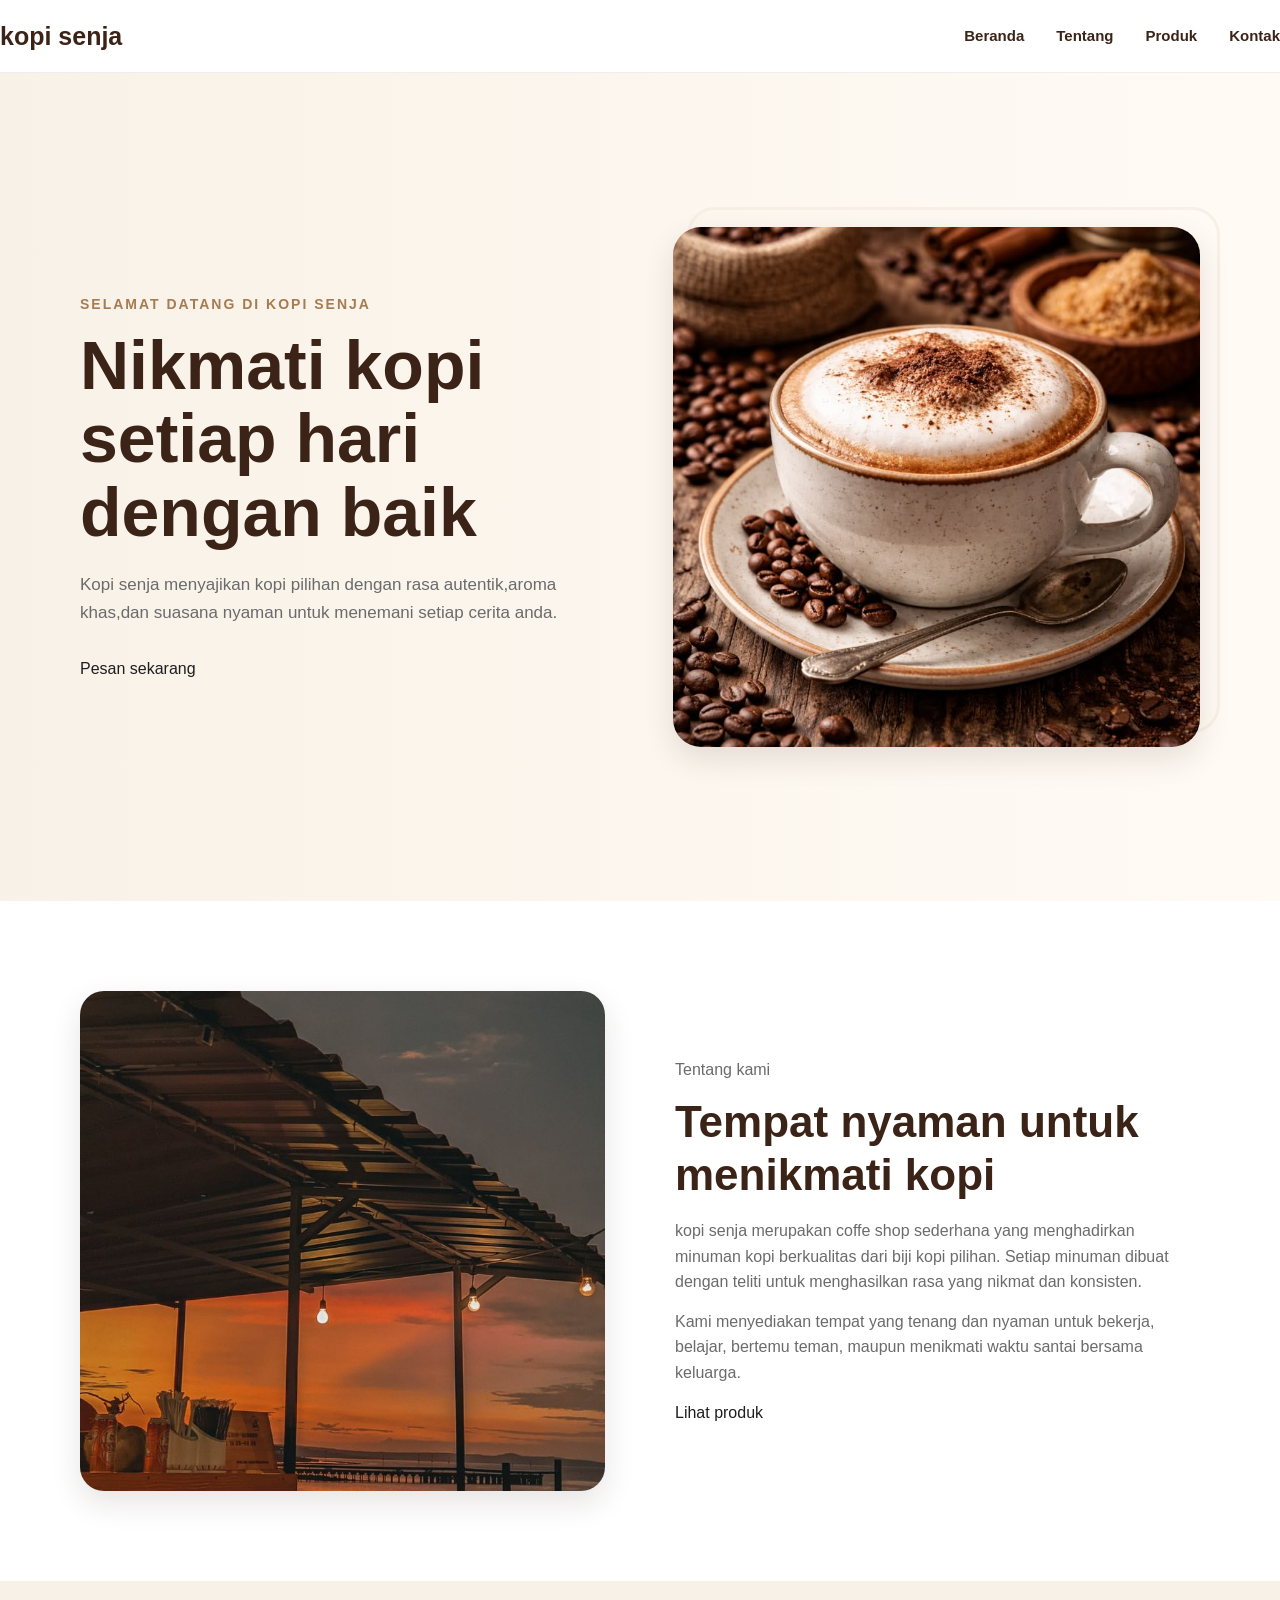
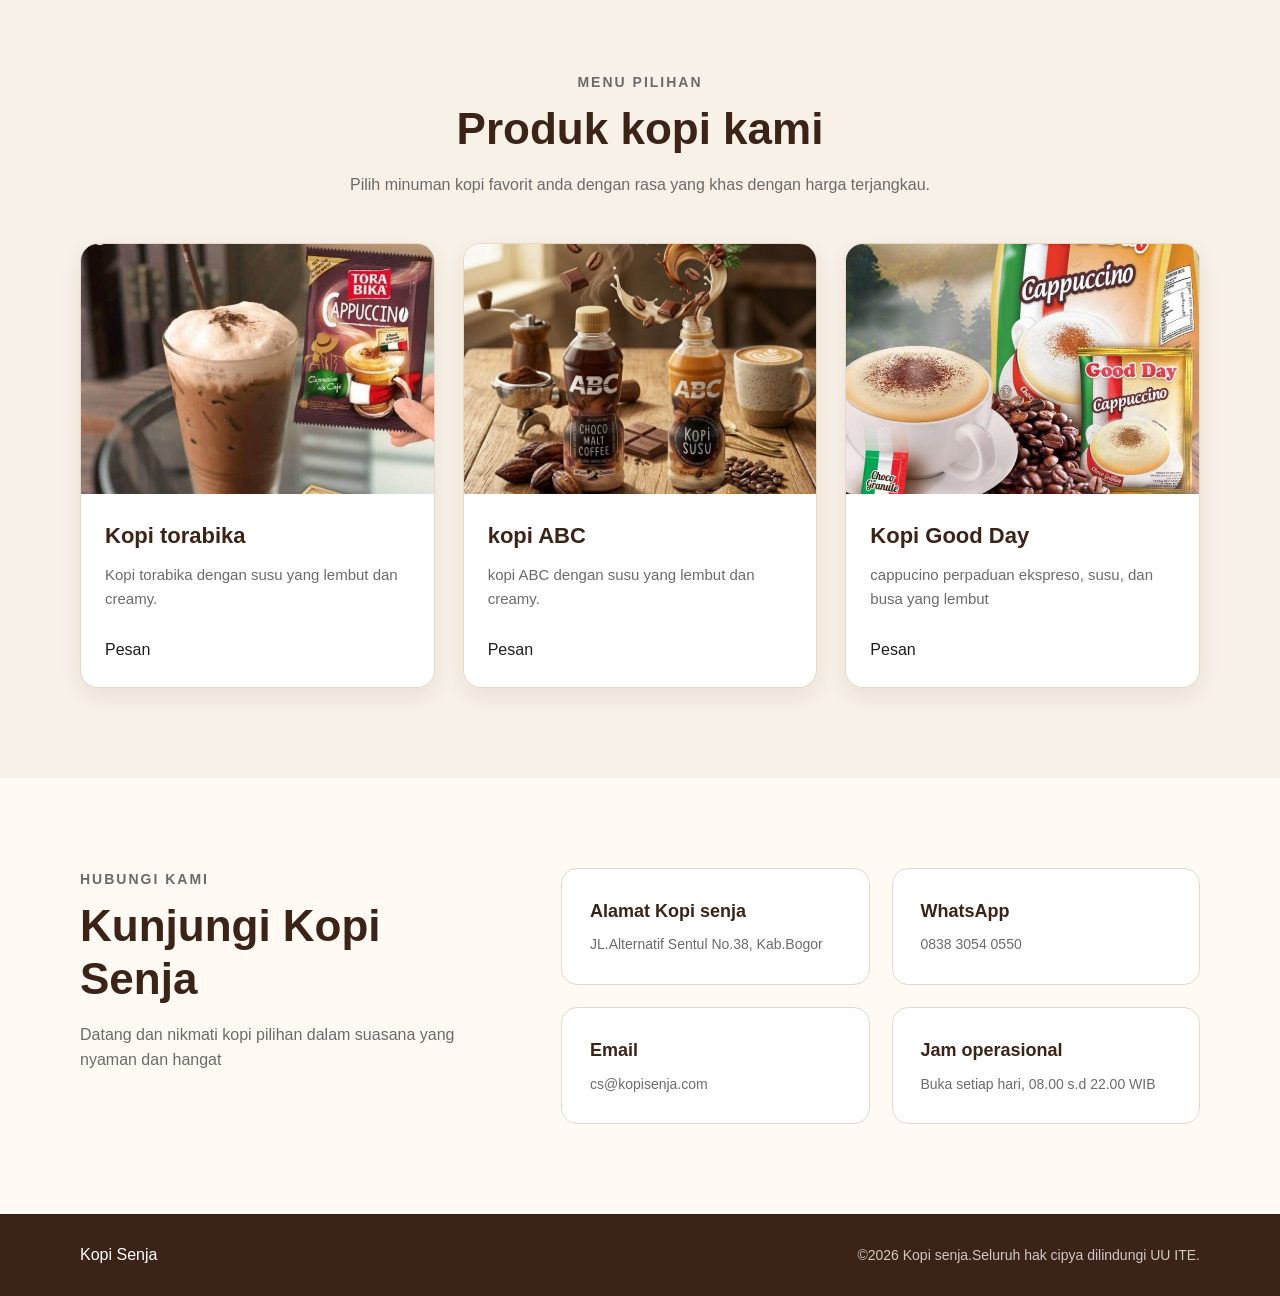
<file: index.html>
<!DOCTYPE html>
<html lang="en">

<head>
    <meta charset="UTF-8">
    <meta name="viewport" content="width=device-width, initial-scale=1.0">
    <meta name="description" content="kopi senja menyediakan,kopi yang berkualitas">
    <title>kopi senja_kartika</title>
    <link rel="stylesheet" href="style.css">
</head>

<body>
    <header class="header">
        <nav class="navbar">
            <a href="#beranda" class="logo">kopi senja</a>
            <ul class="nav-menu">
                <li>
                    <a href="#beranda">Beranda</a>
                </li>
                <li>
                    <a href="#tentang">Tentang</a>
                </li>
                <li>
                    <a href="#produk">Produk</a>
                </li>
                <li>
                    <a href="#kontak">Kontak</a>
                </li>
            </ul>
        </nav>
    </header>

    <main>
        <section class="hero" id="beranda">
            <div class="hero-container container">
                <div class="hero-content">
                    <p class="hero-label">Selamat Datang di kopi senja</p>
                    <h1>Nikmati kopi setiap hari dengan baik</h1>
                    <p class="hero-description">Kopi senja menyajikan kopi pilihan dengan rasa autentik,aroma khas,dan
                        suasana nyaman untuk menemani setiap cerita anda.</p>
                    <a href="https://wa.me/6283830540550">Pesan sekarang</a>
                </div>

                <div class="hero-image">
                    <img src="image/cappuccino ☕.jpg" alt="secangkir kopi di kopi senja">
                </div>
            </div>
        </section>

        <section class="about section" id="tentang">
            <div class="about-container container">
                <div class="about-image">
                    <img src="image/Cafe.jpg" alt="Suasana nyaman di kedai kopi senja">
                </div>
                <div class="about-content">
                    <p>Tentang kami</p>
                    <h2>Tempat nyaman untuk menikmati kopi</h2>
                    <p>kopi senja merupakan coffe shop sederhana yang menghadirkan minuman kopi berkualitas dari biji
                        kopi pilihan. Setiap minuman dibuat dengan teliti untuk menghasilkan rasa yang nikmat dan
                        konsisten.</p>
                    <p>Kami menyediakan tempat yang tenang dan nyaman untuk bekerja, belajar, bertemu teman, maupun
                        menikmati waktu santai bersama keluarga.</p>
                    <a href="#Produk">Lihat produk</a>
                </div>
            </div>
        </section>

        <section class="products section" id="produk">
            <div class="container">
                <div class="section-heading">
                    <p class="section-label">
                        Menu pilihan
                    </p>
                    <h2>Produk kopi kami</h2>
                    <p>Pilih minuman kopi favorit anda dengan rasa yang khas dengan harga terjangkau.</p>
                </div>
                <div class="product-grid">
                    <article class="product-card">
                        <div class="product-image">
                            <img src="image/Torabika Cappuccino 1 Renteng - Kopi Capucino - Minuman Kopi Kekinian.jpg"
                                alt="kopi torabika">
                        </div>
                        <div class="product-content">
                            <h3>Kopi torabika</h3>
                            <p>Kopi torabika dengan susu yang lembut dan creamy.</p>
                            <div class="product-footer">
                                <a href="#">Pesan</a>
                            </div>
                        </div>
                    </article>

                    <article class="product-card">
                        <div class="product-image">
                            <img src="image/ABC Kopi Susu 200 ml - Kenikmatan Kopi dan Susu dalam Setiap Tetes.jpg"
                                alt="kopi ABC">
                        </div>
                        <div class="product-content">
                            <h3>kopi ABC</h3>
                            <p>kopi ABC dengan susu yang lembut dan creamy.</p>
                            <div class="product-footer">
                                <a href="#">Pesan</a>
                            </div>
                        </div>
                    </article>

                    <article class="product-card">
                        <div class="product-image">
                            <img src="image/Nilufar Yasmin (@Nilufar06318060) _ Twitter.jpg" alt="kopi Good Day">
                        </div>
                        <div class="product-content">
                            <h3>Kopi Good Day</h3>
                            <p>cappucino perpaduan ekspreso, susu, dan busa yang lembut</p>
                            <div class="product-footer">
                                <a href="#">Pesan</a>
                            </div>
                        </div>
                    </article>
                </div>
            </div>
        </section>

        <section class="contact section" id="kontak">
            <div class="contact-container container">
                <div class="contact-content">
                    <p class="section-label">
                        Hubungi kami
                    </p>
                    <h2>Kunjungi Kopi Senja</h2>
                    <p>Datang dan nikmati kopi pilihan dalam suasana yang nyaman dan hangat</p>
                </div>

                <div class="contact-grid">
                    <div class="contact-card">
                        <h3>Alamat Kopi senja</h3>
                        <p>JL.Alternatif Sentul No.38, Kab.Bogor</p>
                    </div>
                    <div class="contact-card">
                        <h3>WhatsApp</h3>
                        <p>
                            <a href="http://wa.me/6283830540550">0838 3054 0550</a>
                        </p>
                    </div>
                    <div class="contact-card">
                        <h3>Email</h3>
                        <p>
                            <a href="mailto:cs@kopisenja.com">cs@kopisenja.com</a>
                        </p>
                    </div>
                    <div class="contact-card">
                        <h3>Jam operasional</h3>
                        <p>Buka setiap hari, 08.00 s.d 22.00 WIB</p>
                    </div>
                </div>
            </div>
        </section>
    </main>

    <footer class="footer">
        <div class="footer-container container">
            <a href="#beranda">Kopi Senja</a>
            <p>
                &copy;2026 Kopi senja.Seluruh hak cipya dilindungi UU ITE.
            </p>
        </div>
    </footer>
</body>
</html>
</file>
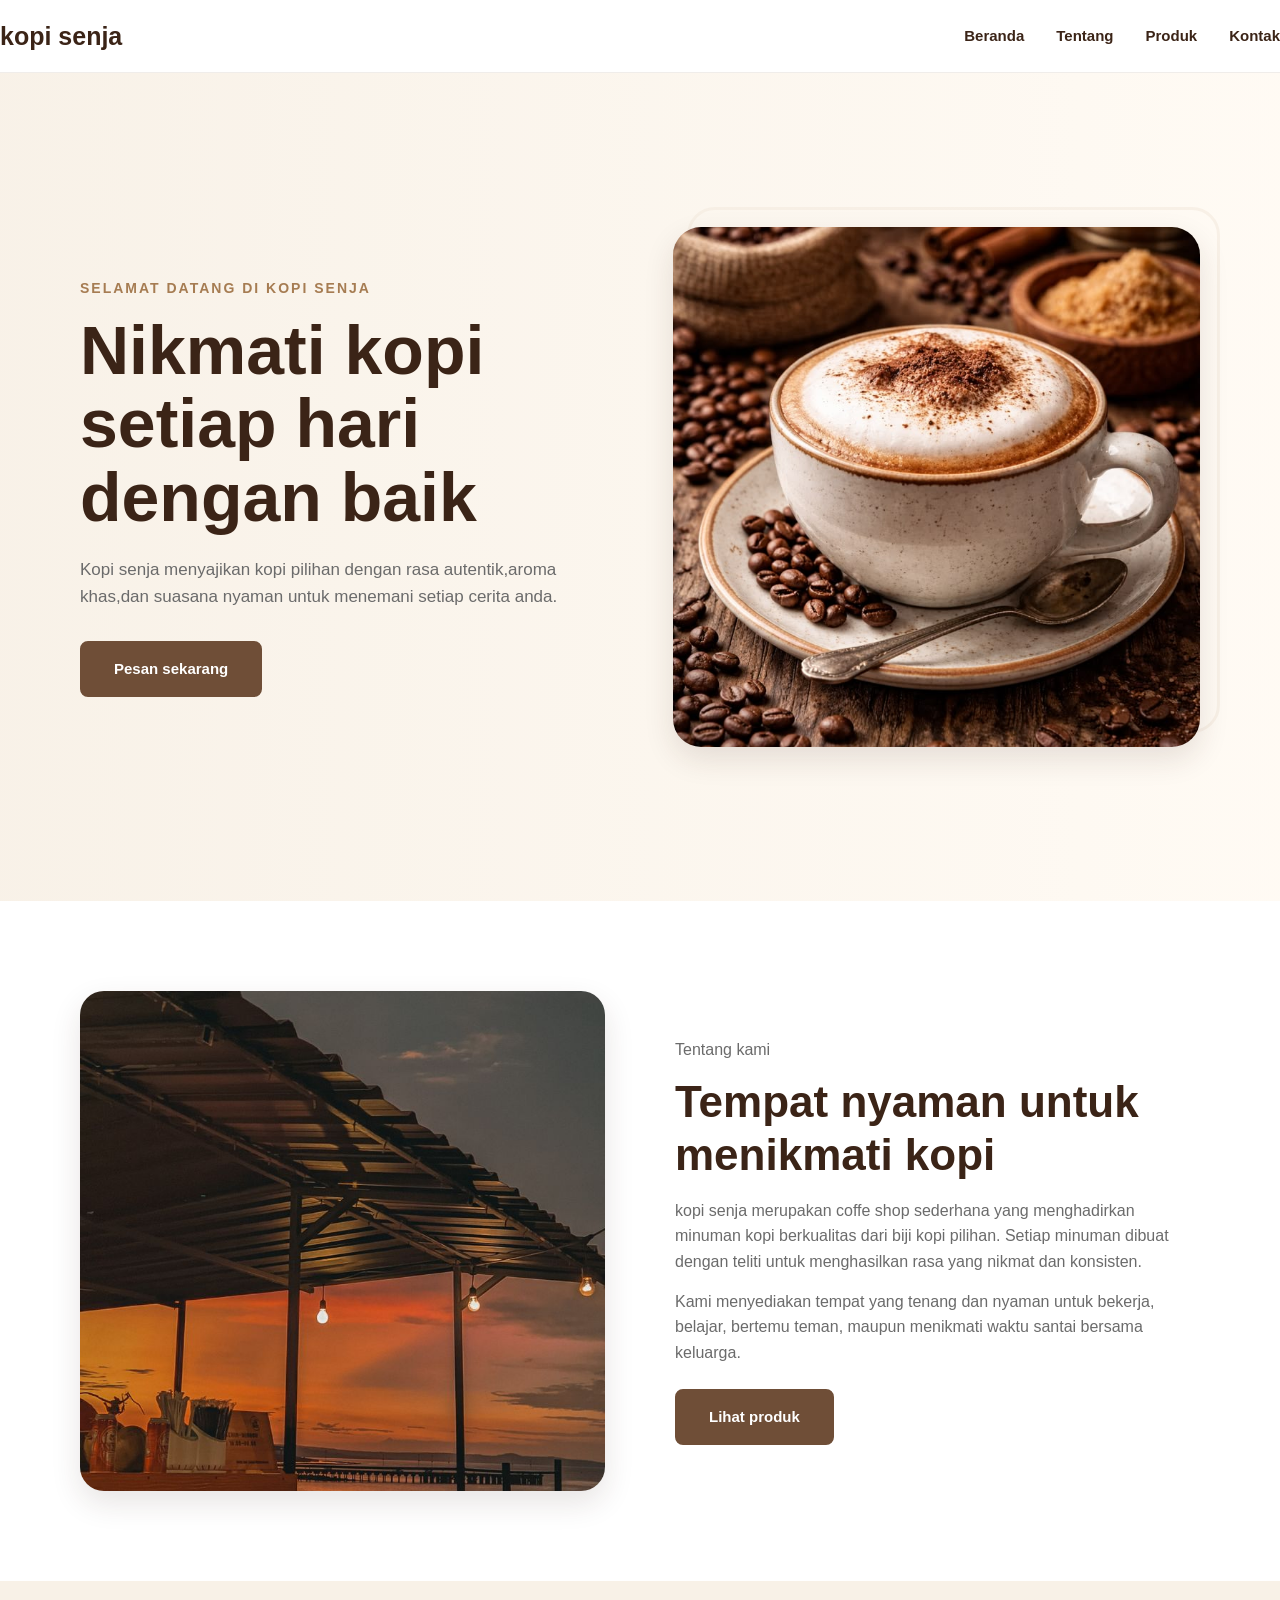
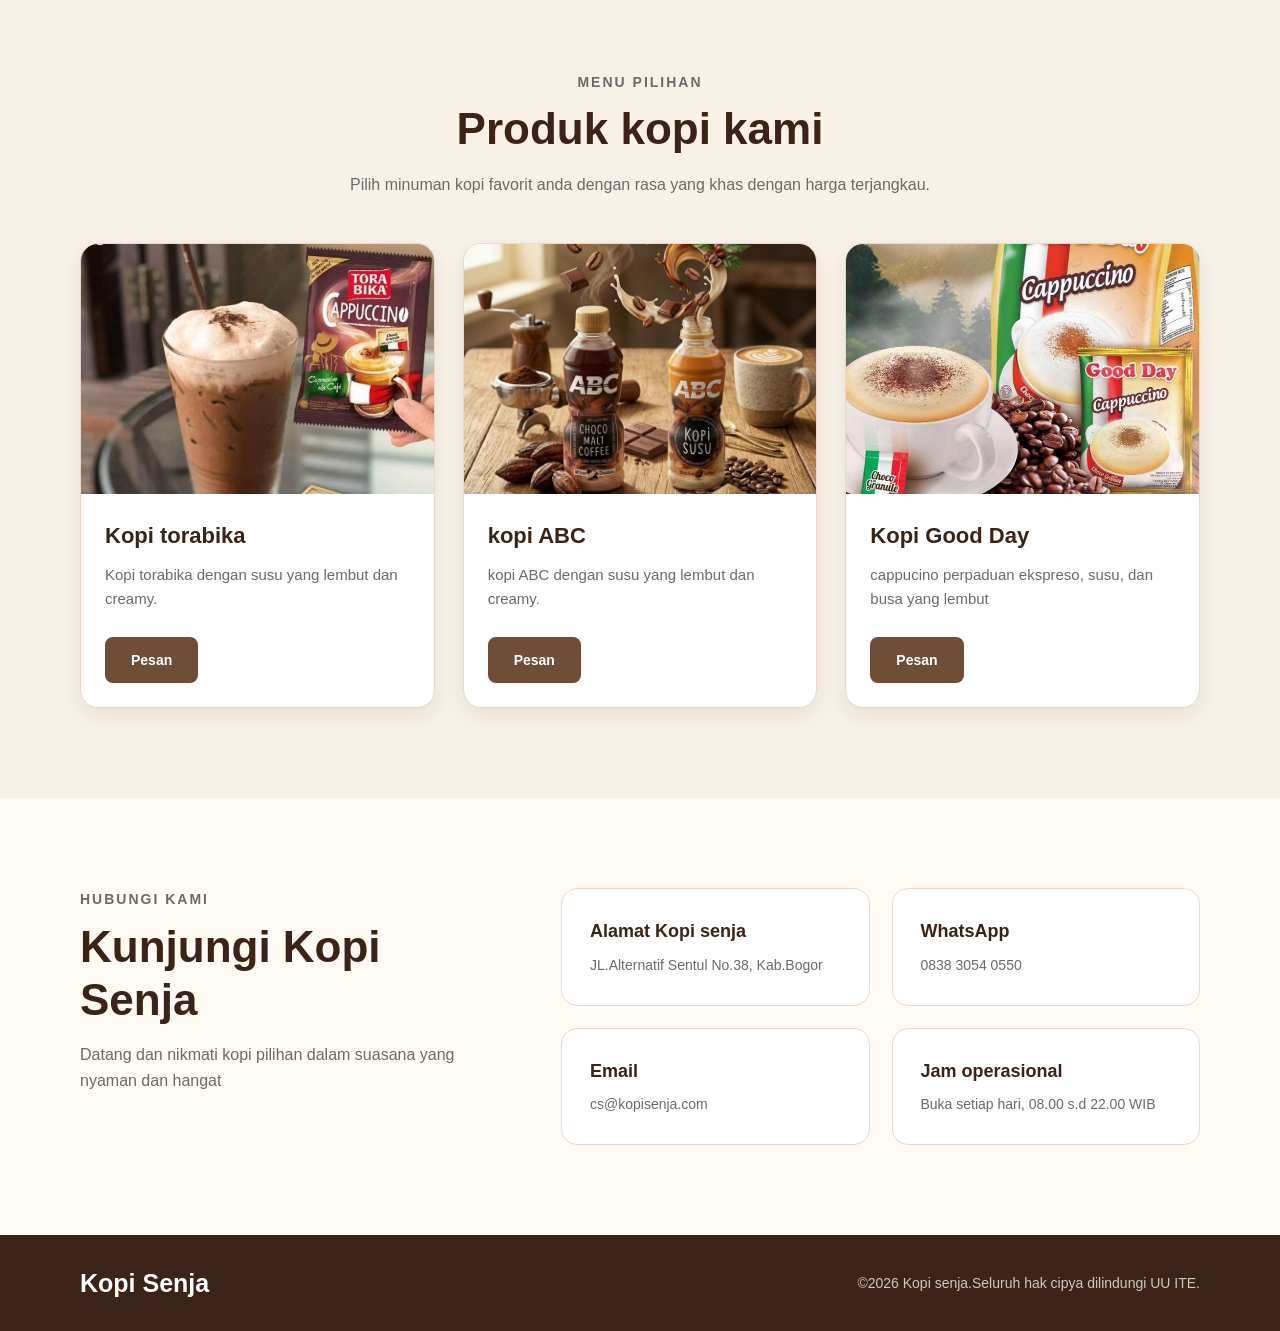
<file: index copy.html>
<!DOCTYPE html>
<html lang="en">

<head>
    <meta charset="UTF-8">
    <meta name="viewport" content="width=device-width, initial-scale=1.0">
    <meta name="description" content="kopi senja menyediakan,kopi yang berkualitas">
    <title>kopi senja_kartika</title>
    <link rel="stylesheet" href="style.css">
</head>
<style>
    /* ==============================
   Pengaturan Dasar
============================== */

:root {
    --dark-brown: #3b2417;
    --brown: #6f4e37;
    --light-brown: #a67c52;
    --cream: #f8f1e7;
    --soft-cream: #fffaf3;
    --white: #ffffff;
    --black: #1e1e1e;
    --gray: #6b6b6b;
    --border: #e7d8c9;
    --shadow: 0 12px 30px rgba(59, 36, 23, 0.12);
}

* {
    margin: 0;
    padding: 0;
    box-sizing: border-box;
}

html {
    scroll-behavior: smooth;
}

body {
    font-family: Arial, Helvetica, sans-serif;
    color: var(--black);
    background-color: var(--white);
    line-height: 1.6;
}

img {
    display: block;
    width: 100%;
    max-width: 100%;
    height: auto;
}

a {
    color: inherit;
    text-decoration: none;
}

ul {
    list-style: none;
}

.container {
    width: min(1120px, 90%);
    margin-inline: auto;
}

.section {
    padding: 90px 0;
}

.section-label {
    margin-bottom: 10px;
    color: var(--light-brown);
    font-size: 14px;
    font-weight: 700;
    letter-spacing: 2px;
    text-transform: uppercase;
}

.section-heading {
    max-width: 650px;
    margin: 0 auto 45px;
    text-align: center;
}

.section-heading h2,
.about-content h2,
.contact-content h2 {
    margin-bottom: 16px;
    color: var(--dark-brown);
    font-size: clamp(30px, 4vw, 44px);
    line-height: 1.2;
}

.section-heading p,
.about-content p,
.contact-content p {
    color: var(--gray);
}

/* ==============================
   Tombol
============================== */

.btn,
.hero-content a,
.about-content a,
.product-footer a {
    display: inline-block;
    padding: 14px 32px;
    border: 2px solid var(--brown);
    border-radius: 8px;
    color: var(--white);
    background-color: var(--brown);
    font-weight: 700;
    font-size: 15px;
    transition: all 0.3s ease;
    cursor: pointer;
}

.btn:hover,
.hero-content a:hover,
.about-content a:hover,
.product-footer a:hover {
    color: var(--white);
    background-color: var(--dark-brown);
    border-color: var(--dark-brown);
    box-shadow: 0 10px 22px rgba(59, 36, 23, 0.22);
    transform: translateY(-3px);
}

.about-content a {
    margin-top: 10px;
}

.product-footer a {
    padding: 10px 24px;
    font-size: 14px;
}

/* ==============================
   Navbar
============================== */

.header {
    position: sticky;
    top: 0;
    z-index: 1000;
    border-bottom: 1px solid rgba(111, 78, 55, 0.1);
    background-color: rgba(255, 255, 255, 0.96);
    backdrop-filter: blur(10px);
}

.navbar {
    min-height: 72px;
    display: flex;
    align-items: center;
    justify-content: space-between;
    gap: 30px;
}

.logo {
    color: var(--dark-brown);
    font-size: 25px;
    font-weight: 800;
}

.nav-menu {
    display: flex;
    align-items: center;
    gap: 32px;
}

.nav-menu a {
    position: relative;
    color: var(--dark-brown);
    font-size: 15px;
    font-weight: 600;
    transition: color 0.3s ease;
}

.nav-menu a::after {
    position: absolute;
    right: 0;
    bottom: -7px;
    left: 0;
    width: 0;
    height: 2px;
    margin: auto;
    content: "";
    background-color: var(--light-brown);
    transition: width 0.3s ease;
}

.nav-menu a:hover {
    color: var(--light-brown);
}

.nav-menu a:hover::after {
    width: 100%;
}

/* ==============================
   Hero Section
============================== */

.hero {
    min-height: calc(100vh - 72px);
    display: flex;
    align-items: center;
    padding: 70px 0;
    background: linear-gradient(90deg, rgba(248, 241, 231, 0.97), rgba(255, 250, 243, 0.92));
}

.hero-container {
    display: grid;
    grid-template-columns: 1fr 1fr;
    align-items: center;
    gap: 65px;
}

.hero-label {
    margin-bottom: 14px;
    color: var(--light-brown);
    font-size: 14px;
    font-weight: 700;
    letter-spacing: 2px;
    text-transform: uppercase;
}

.hero-content h1 {
    max-width: 600px;
    margin-bottom: 22px;
    color: var(--dark-brown);
    font-size: clamp(36px, 6vw, 68px);
    line-height: 1.08;
}

.hero-description {
    max-width: 580px;
    margin-bottom: 30px;
    color: var(--gray);
    font-size: 17px;
}

.hero-image {
    position: relative;
}

.hero-image::before {
    position: absolute;
    top: -20px;
    right: -20px;
    z-index: -1;
    width: 100%;
    height: 100%;
    border: 3px solid var(--light-brown);
    border-radius: 28px;
    content: "";
}

.hero-image img {
    height: 520px;
    border-radius: 28px;
    box-shadow: var(--shadow);
    object-fit: cover;
}

/* ==============================
   About Section
============================== */

.about {
    background-color: var(--white);
}

.about-container {
    display: grid;
    grid-template-columns: 1fr 1fr;
    align-items: center;
    gap: 70px;
}

.about-image img {
    height: 500px;
    border-radius: 24px;
    box-shadow: var(--shadow);
    object-fit: cover;
}

.about-content p {
    margin-bottom: 14px;
}

/* ==============================
   Products Section
============================== */

.products {
    background-color: var(--cream);
}

.product-grid {
    display: grid;
    grid-template-columns: repeat(3, 1fr);
    gap: 28px;
}

.product-card {
    overflow: hidden;
    border: 1px solid var(--border);
    border-radius: 18px;
    background-color: var(--white);
    box-shadow: 0 8px 22px rgba(59, 36, 23, 0.08);
    transition: all 0.3s ease;
}

.product-card:hover {
    box-shadow: var(--shadow);
    transform: translateY(-10px);
}

.product-image {
    overflow: hidden;
}

.product-image img {
    height: 250px;
    object-fit: cover;
    transition: transform 0.4s ease;
}

.product-card:hover .product-image img {
    transform: scale(1.07);
}

.product-content {
    padding: 24px;
}

.product-content h3 {
    margin-bottom: 10px;
    color: var(--dark-brown);
    font-size: 22px;
}

.product-content p {
    min-height: 52px;
    margin-bottom: 22px;
    color: var(--gray);
    font-size: 15px;
}

.product-footer {
    display: flex;
    align-items: center;
    justify-content: space-between;
    gap: 16px;
}

/* ==============================
   Contact Section
============================== */

.contact {
    background-color: var(--soft-cream);
}

.contact-container {
    display: grid;
    grid-template-columns: 0.8fr 1.2fr;
    align-items: start;
    gap: 55px;
}

.contact-content {
    position: sticky;
    top: 110px;
}

.contact-grid {
    display: grid;
    grid-template-columns: repeat(2, 1fr);
    gap: 22px;
}

.contact-card {
    padding: 28px;
    border: 1px solid var(--border);
    border-radius: 16px;
    background-color: var(--white);
    transition: all 0.3s ease;
}

.contact-card:hover {
    border-color: var(--light-brown);
    box-shadow: var(--shadow);
    transform: translateY(-6px);
}

.contact-card h3 {
    margin-bottom: 8px;
    color: var(--dark-brown);
    font-size: 18px;
}

.contact-card p,
.contact-card a {
    color: var(--gray);
    font-size: 14px;
}

.contact-card a:hover {
    color: var(--brown);
}

/* ==============================
   Footer
============================== */

.footer {
    padding: 28px 0;
    color: var(--white);
    background-color: var(--dark-brown);
}

.footer-container {
    display: flex;
    align-items: center;
    justify-content: space-between;
    gap: 25px;
}

.footer-container a {
    color: var(--white);
    font-size: 25px;
    font-weight: 800;
}

.footer p {
    color: rgba(255, 255, 255, 0.75);
    font-size: 14px;
}

/* ==============================
   Responsive Design
============================== */

/* Tablet */
@media screen and (max-width: 992px) {
    .hero-container,
    .about-container,
    .contact-container {
        grid-template-columns: 1fr;
    }

    .hero {
        min-height: auto;
        padding: 50px 0;
    }

    .hero-content {
        text-align: center;
    }

    .hero-content h1 {
        margin-left: auto;
        margin-right: auto;
    }

    .hero-description {
        margin-right: auto;
        margin-left: auto;
    }

    .hero-image {
        max-width: 550px;
        margin: 20px auto 0;
    }

    .hero-image img {
        height: 400px;
    }

    .about-image {
        max-width: 550px;
        margin-inline: auto;
    }

    .about-image img {
        height: 400px;
    }

    .about-content {
        text-align: center;
    }

    .contact-content {
        position: static;
        text-align: center;
    }

    .contact-grid {
        grid-template-columns: repeat(2, 1fr);
    }
}

/* Mobile Large */
@media screen and (max-width: 768px) {
    .section {
        padding: 60px 0;
    }

    .navbar {
        flex-direction: column;
        padding: 16px 0;
        gap: 16px;
    }

    .nav-menu {
        width: 100%;
        justify-content: center;
        gap: 20px;
        flex-wrap: wrap;
    }

    .nav-menu a {
        font-size: 14px;
    }

    .hero-container {
        gap: 40px;
    }

    .hero-content h1 {
        font-size: 38px;
    }

    .hero-image::before {
        display: none;
    }

    .hero-image img {
        height: 320px;
    }

    .about-container {
        gap: 40px;
    }

    .about-image img {
        height: 320px;
    }

    .product-grid {
        grid-template-columns: repeat(2, 1fr);
        gap: 20px;
    }

    .product-image img {
        height: 200px;
    }

    .product-content {
        padding: 18px;
    }

    .product-content h3 {
        font-size: 19px;
    }

    .product-content p {
        min-height: auto;
        font-size: 14px;
    }

    .contact-grid {
        gap: 16px;
    }

    .contact-card {
        padding: 20px;
    }

    .footer-container {
        flex-direction: column;
        text-align: center;
        gap: 12px;
    }
}

/* Mobile Small */
@media screen and (max-width: 576px) {
    .section {
        padding: 45px 0;
    }

    .navbar {
        gap: 12px;
        padding: 12px 0;
    }

    .logo {
        font-size: 22px;
    }

    .nav-menu {
        gap: 14px;
    }

    .nav-menu a {
        font-size: 13px;
    }

    .hero {
        padding: 35px 0;
    }

    .hero-content h1 {
        font-size: 30px;
    }

    .hero-description {
        font-size: 15px;
    }

    .hero-content a,
    .about-content a {
        padding: 12px 24px;
        font-size: 14px;
    }

    .hero-image img {
        height: 260px;
    }

    .about-image img {
        height: 260px;
    }

    .product-grid {
        grid-template-columns: 1fr;
        max-width: 400px;
        margin-inline: auto;
    }

    .product-image img {
        height: 220px;
    }

    .contact-grid {
        grid-template-columns: 1fr;
        max-width: 400px;
        margin-inline: auto;
    }

    .contact-card {
        text-align: center;
    }

    .product-footer {
        flex-direction: column;
        align-items: stretch;
    }

    .product-footer a {
        text-align: center;
    }

    .footer-container {
        gap: 10px;
    }

    .footer p {
        font-size: 12px;
    }
}

/* Very Small Devices */
@media screen and (max-width: 380px) {
    .container {
        width: 95%;
    }

    .hero-content h1 {
        font-size: 26px;
    }

    .hero-image img,
    .about-image img {
        height: 220px;
    }

    .section-heading h2 {
        font-size: 24px;
    }

    .product-content {
        padding: 14px;
    }

    .contact-card {
        padding: 16px;
    }
}
</style>
<body>
    <header class="header">
        <nav class="navbar">
            <a href="#beranda" class="logo">kopi senja</a>
            <ul class="nav-menu">
                <li>
                    <a href="#beranda">Beranda</a>
                </li>
                <li>
                    <a href="#tentang">Tentang</a>
                </li>
                <li>
                    <a href="#produk">Produk</a>
                </li>
                <li>
                    <a href="#kontak">Kontak</a>
                </li>
            </ul>
        </nav>
    </header>

    <main>
        <section class="hero" id="beranda">
            <div class="hero-container container">
                <div class="hero-content">
                    <p class="hero-label">Selamat Datang di kopi senja</p>
                    <h1>Nikmati kopi setiap hari dengan baik</h1>
                    <p class="hero-description">Kopi senja menyajikan kopi pilihan dengan rasa autentik,aroma khas,dan
                        suasana nyaman untuk menemani setiap cerita anda.</p>
                    <a href="https://wa.me/6283830540550">Pesan sekarang</a>
                </div>

                <div class="hero-image">
                    <img src="image/cappuccino ☕.jpg" alt="secangkir kopi di kopi senja">
                </div>
            </div>
        </section>

        <section class="about section" id="tentang">
            <div class="about-container container">
                <div class="about-image">
                    <img src="image/Cafe.jpg" alt="Suasana nyaman di kedai kopi senja">
                </div>
                <div class="about-content">
                    <p>Tentang kami</p>
                    <h2>Tempat nyaman untuk menikmati kopi</h2>
                    <p>kopi senja merupakan coffe shop sederhana yang menghadirkan minuman kopi berkualitas dari biji
                        kopi pilihan. Setiap minuman dibuat dengan teliti untuk menghasilkan rasa yang nikmat dan
                        konsisten.</p>
                    <p>Kami menyediakan tempat yang tenang dan nyaman untuk bekerja, belajar, bertemu teman, maupun
                        menikmati waktu santai bersama keluarga.</p>
                    <a href="#Produk">Lihat produk</a>
                </div>
            </div>
        </section>

        <section class="products section" id="produk">
            <div class="container">
                <div class="section-heading">
                    <p class="section-label">
                        Menu pilihan
                    </p>
                    <h2>Produk kopi kami</h2>
                    <p>Pilih minuman kopi favorit anda dengan rasa yang khas dengan harga terjangkau.</p>
                </div>
                <div class="product-grid">
                    <article class="product-card">
                        <div class="product-image">
                            <img src="image/Torabika Cappuccino 1 Renteng - Kopi Capucino - Minuman Kopi Kekinian.jpg"
                                alt="kopi torabika">
                        </div>
                        <div class="product-content">
                            <h3>Kopi torabika</h3>
                            <p>Kopi torabika dengan susu yang lembut dan creamy.</p>
                            <div class="product-footer">
                                <a href="#">Pesan</a>
                            </div>
                        </div>
                    </article>

                    <article class="product-card">
                        <div class="product-image">
                            <img src="image/ABC Kopi Susu 200 ml - Kenikmatan Kopi dan Susu dalam Setiap Tetes.jpg"
                                alt="kopi ABC">
                        </div>
                        <div class="product-content">
                            <h3>kopi ABC</h3>
                            <p>kopi ABC dengan susu yang lembut dan creamy.</p>
                            <div class="product-footer">
                                <a href="#">Pesan</a>
                            </div>
                        </div>
                    </article>

                    <article class="product-card">
                        <div class="product-image">
                            <img src="image/Nilufar Yasmin (@Nilufar06318060) _ Twitter.jpg" alt="kopi Good Day">
                        </div>
                        <div class="product-content">
                            <h3>Kopi Good Day</h3>
                            <p>cappucino perpaduan ekspreso, susu, dan busa yang lembut</p>
                            <div class="product-footer">
                                <a href="#">Pesan</a>
                            </div>
                        </div>
                    </article>
                </div>
            </div>
        </section>

        <section class="contact section" id="kontak">
            <div class="contact-container container">
                <div class="contact-content">
                    <p class="section-label">
                        Hubungi kami
                    </p>
                    <h2>Kunjungi Kopi Senja</h2>
                    <p>Datang dan nikmati kopi pilihan dalam suasana yang nyaman dan hangat</p>
                </div>

                <div class="contact-grid">
                    <div class="contact-card">
                        <h3>Alamat Kopi senja</h3>
                        <p>JL.Alternatif Sentul No.38, Kab.Bogor</p>
                    </div>
                    <div class="contact-card">
                        <h3>WhatsApp</h3>
                        <p>
                            <a href="http://wa.me/6283830540550">0838 3054 0550</a>
                        </p>
                    </div>
                    <div class="contact-card">
                        <h3>Email</h3>
                        <p>
                            <a href="mailto:cs@kopisenja.com">cs@kopisenja.com</a>
                        </p>
                    </div>
                    <div class="contact-card">
                        <h3>Jam operasional</h3>
                        <p>Buka setiap hari, 08.00 s.d 22.00 WIB</p>
                    </div>
                </div>
            </div>
        </section>
    </main>

    <footer class="footer">
        <div class="footer-container container">
            <a href="#beranda">Kopi Senja</a>
            <p>
                &copy;2026 Kopi senja.Seluruh hak cipya dilindungi UU ITE.
            </p>
        </div>
    </footer>
</body>
</html>
</file>
<file: style.css>
/* ==============================
   Pengaturan Dasar
============================== */

:root {
    --dark-brown: #3b2417;
    --brown: #6f4e37;
    --light-brown: #a67c52;
    --cream: #f8f1e7;
    --soft-cream: #fffaf3;
    --white: #ffffff;
    --black: #1e1e1e;
    --gray: #6b6b6b;
    --border: #e7d8c9;
    --shadow: 0 12px 30px rgba(59, 36, 23, 0.12);
}

* {
    margin: 0;
    padding: 0;
    box-sizing: border-box;
}

html {
    scroll-behavior: smooth;
}

body {
    font-family: Arial, Helvetica, sans-serif;
    color: var(--black);
    background-color: var(--white);
    line-height: 1.6;
}

img {
    display: block;
    width: 100%;
}

a {
    color: inherit;
    text-decoration: none;
}

ul {
    list-style: none;
}

.container {
    width: min(1120px, 90%);
    margin-inline: auto;
}

.section {
    padding: 90px 0;
}

.section-label {
    margin-bottom: 10px;
    color: var(--light-brown);
    font-size: 14px;
    font-weight: 700;
    letter-spacing: 2px;
    text-transform: uppercase;
}

.section-heading {
    max-width: 650px;
    margin: 0 auto 45px;
    text-align: center;
}

.section-heading h2,
.about-content h2,
.contact-content h2 {
    margin-bottom: 16px;
    color: var(--dark-brown);
    font-size: clamp(30px, 4vw, 44px);
    line-height: 1.2;
}

.section-heading p,
.about-content p,
.contact-content p {
    color: var(--gray);
}

.btn {
    display: inline-block;
    padding: 14px 28px;
    border: 2px solid var(--brown);
    border-radius: 8px;
    color: var(--white);
    background-color: var(--brown);
    font-weight: 700;
    transition:
        background-color 0.3s ease,
        color 0.3s ease,
        transform 0.3s ease,
        box-shadow 0.3s ease;
}

.btn:hover {
    color: var(--white);
    background-color: var(--dark-brown);
    border-color: var(--dark-brown);
    box-shadow: 0 10px 22px rgba(59, 36, 23, 0.22);
    transform: translateY(-3px);
}

.btn-outline {
    margin-top: 24px;
    color: var(--brown);
    background-color: transparent;
}

.btn-outline:hover {
    color: var(--white);
    background-color: var(--brown);
    border-color: var(--brown);
}

/* ==============================
   Navbar
============================== */

.header {
    position: sticky;
    top: 0;
    z-index: 1000;
    border-bottom: 1px solid rgba(111, 78, 55, 0.1);
    background-color: rgba(255, 255, 255, 0.96);
    backdrop-filter: blur(10px);
}

.navbar {
    min-height: 72px;
    display: flex;
    align-items: center;
    justify-content: space-between;
    gap: 30px;
}

.logo,
.footer-logo {
    color: var(--dark-brown);
    font-size: 25px;
    font-weight: 800;
}

.logo span,
.footer-logo span {
    color: var(--light-brown);
}

.nav-menu {
    display: flex;
    align-items: center;
    gap: 32px;
}

.nav-menu a {
    position: relative;
    color: var(--dark-brown);
    font-size: 15px;
    font-weight: 600;
    transition: color 0.3s ease;
}

.nav-menu a::after {
    position: absolute;
    right: 0;
    bottom: -7px;
    left: 0;
    width: 0;
    height: 2px;
    margin: auto;
    content: "";
    background-color: var(--light-brown);
    transition: width 0.3s ease;
}

.nav-menu a:hover {
    color: var(--light-brown);
}

.nav-menu a:hover::after {
    width: 100%;
}

/* ==============================
   Hero Section
============================== */

.hero {
    min-height: calc(100vh - 72px);
    display: flex;
    align-items: center;
    padding: 70px 0;
    background:
        linear-gradient(
            90deg,
            rgba(248, 241, 231, 0.97),
            rgba(255, 250, 243, 0.92)
        );
}

.hero-container {
    display: grid;
    grid-template-columns: 1fr 1fr;
    align-items: center;
    gap: 65px;
}

.hero-label {
    margin-bottom: 14px;
    color: var(--light-brown);
    font-size: 14px;
    font-weight: 700;
    letter-spacing: 2px;
    text-transform: uppercase;
}

.hero-content h1 {
    max-width: 600px;
    margin-bottom: 22px;
    color: var(--dark-brown);
    font-size: clamp(42px, 6vw, 68px);
    line-height: 1.08;
}

.hero-description {
    max-width: 580px;
    margin-bottom: 30px;
    color: var(--gray);
    font-size: 17px;
}

.hero-image {
    position: relative;
}

.hero-image::before {
    position: absolute;
    top: -20px;
    right: -20px;
    z-index: -1;
    width: 100%;
    height: 100%;
    border: 3px solid var(--light-brown);
    border-radius: 28px;
    content: "";
}

.hero-image img {
    height: 520px;
    border-radius: 28px;
    box-shadow: var(--shadow);
    object-fit: cover;
}

/* ==============================
   About Section
============================== */

.about {
    background-color: var(--white);
}

.about-container {
    display: grid;
    grid-template-columns: 1fr 1fr;
    align-items: center;
    gap: 70px;
}

.about-image img {
    height: 500px;
    border-radius: 24px;
    box-shadow: var(--shadow);
    object-fit: cover;
}

.about-content p {
    margin-bottom: 14px;
}

/* ==============================
   Products Section
============================== */

.products {
    background-color: var(--cream);
}

.product-grid {
    display: grid;
    grid-template-columns: repeat(3, 1fr);
    gap: 28px;
}

.product-card {
    overflow: hidden;
    border: 1px solid var(--border);
    border-radius: 18px;
    background-color: var(--white);
    box-shadow: 0 8px 22px rgba(59, 36, 23, 0.08);
    transition:
        transform 0.3s ease,
        box-shadow 0.3s ease;
}

.product-card:hover {
    box-shadow: var(--shadow);
    transform: translateY(-10px);
}

.product-image {
    overflow: hidden;
}

.product-image img {
    height: 250px;
    object-fit: cover;
    transition: transform 0.4s ease;
}

.product-card:hover .product-image img {
    transform: scale(1.07);
}

.product-content {
    padding: 24px;
}

.product-content h3 {
    margin-bottom: 10px;
    color: var(--dark-brown);
    font-size: 22px;
}

.product-content p {
    min-height: 52px;
    margin-bottom: 22px;
    color: var(--gray);
    font-size: 15px;
}

.product-footer {
    display: flex;
    align-items: center;
    justify-content: space-between;
    gap: 16px;
}

.price {
    color: var(--brown);
    font-size: 20px;
    font-weight: 800;
}

.order-link {
    padding: 9px 17px;
    border: 1px solid var(--brown);
    border-radius: 7px;
    color: var(--brown);
    font-size: 14px;
    font-weight: 700;
    transition:
        background-color 0.3s ease,
        color 0.3s ease;
}

.order-link:hover {
    color: var(--white);
    background-color: var(--brown);
}

/* ==============================
   Contact Section
============================== */

.contact {
    background-color: var(--soft-cream);
}

.contact-container {
    display: grid;
    grid-template-columns: 0.8fr 1.2fr;
    align-items: start;
    gap: 55px;
}

.contact-content {
    position: sticky;
    top: 110px;
}

.contact-grid {
    display: grid;
    grid-template-columns: repeat(2, 1fr);
    gap: 22px;
}

.contact-card {
    padding: 28px;
    border: 1px solid var(--border);
    border-radius: 16px;
    background-color: var(--white);
    transition:
        transform 0.3s ease,
        box-shadow 0.3s ease,
        border-color 0.3s ease;
}

.contact-card:hover {
    border-color: var(--light-brown);
    box-shadow: var(--shadow);
    transform: translateY(-6px);
}

.contact-icon {
    width: 52px;
    height: 52px;
    margin-bottom: 17px;
    display: flex;
    align-items: center;
    justify-content: center;
    border-radius: 50%;
    background-color: var(--cream);
    font-size: 23px;
}

.contact-card h3 {
    margin-bottom: 8px;
    color: var(--dark-brown);
    font-size: 18px;
}

.contact-card p,
.contact-card a {
    color: var(--gray);
    font-size: 14px;
}

.contact-card a:hover {
    color: var(--brown);
}

/* ==============================
   Footer
============================== */

.footer {
    padding: 28px 0;
    color: var(--white);
    background-color: var(--dark-brown);
}

.footer-container {
    display: flex;
    align-items: center;
    justify-content: space-between;
    gap: 25px;
}

.footer-logo {
    color: var(--white);
}

.footer p {
    color: rgba(255, 255, 255, 0.75);
    font-size: 14px;
}

@media screen and (max-widht:900px) {
    .hero-container,
    .about-container,
    .contact-container {
        grid-template-columns: 1fr;
    }

    .hero {
        min-height: auto;
    }

    .hero-content {
        text-align: center;
    }

    .hero-description {
        margin-right: auto;
        margin-left: auto;
    }

    .hero-image {
        max-width: 650px;
        margin: 20px auto 0;
    }

    .hero-image img {
        height: 450px;
    }

    .about-image {
        max-width: 650px;
        margin-inline: auto;
    }

    .about-content {
        text-align: center;
    }

    .product-grid {
        grid-template-columns: repeat(2, 1fr);
    }

    .contact-content {
        position: static;
        text-align: center;
    }

}

@media screen and (max-width: 650px) {
    .section {
        padding: 65px 0;
    }

    .navbar {
        padding: 16px 0;
        flex-direction: column;
        gap: 13px;
    }

    .nav-menu {
        width: 100%;
        justify-content: center;
        gap: 18px;
        flex-wrap: wrap;
    }

    .nav-menu a {
        font-size: 14px;
    }

    .hero {
        padding: 55px;
    }

    .hero-container {
        gap: 45px;
    }

    .hero-content h1 {
        font-size: 42px;
    }

    .hero-image::before {
        display: none;
    }

    .hero image img {
        height: 360px;
    }

    .about-container {
        gap: 42px;
    }

    .about-image img {
        height: 360px;
    }

    .product-grid,
    .contact-grid {
        grid-template-columns: 1fr;
    }

    .product-content p {
        min-height: auto;
    }

    .footer-container {
        flex-direction: column;
        text-align: center;
    }
}

@media screen and (max-width:400px) {
    .nav-menu {
        gap: 12;
    }

    .hero-content h1 {
        font-size: 36px;
    }

    .hero-image img,
    .about-image img {
        height: 310px;
    }

    .product-content,
    .contact-card {
        padding: 20px;
    }

    .product-footer {
        align-items: flex-end;
        flex-direction: column;
    }
}
</file>
